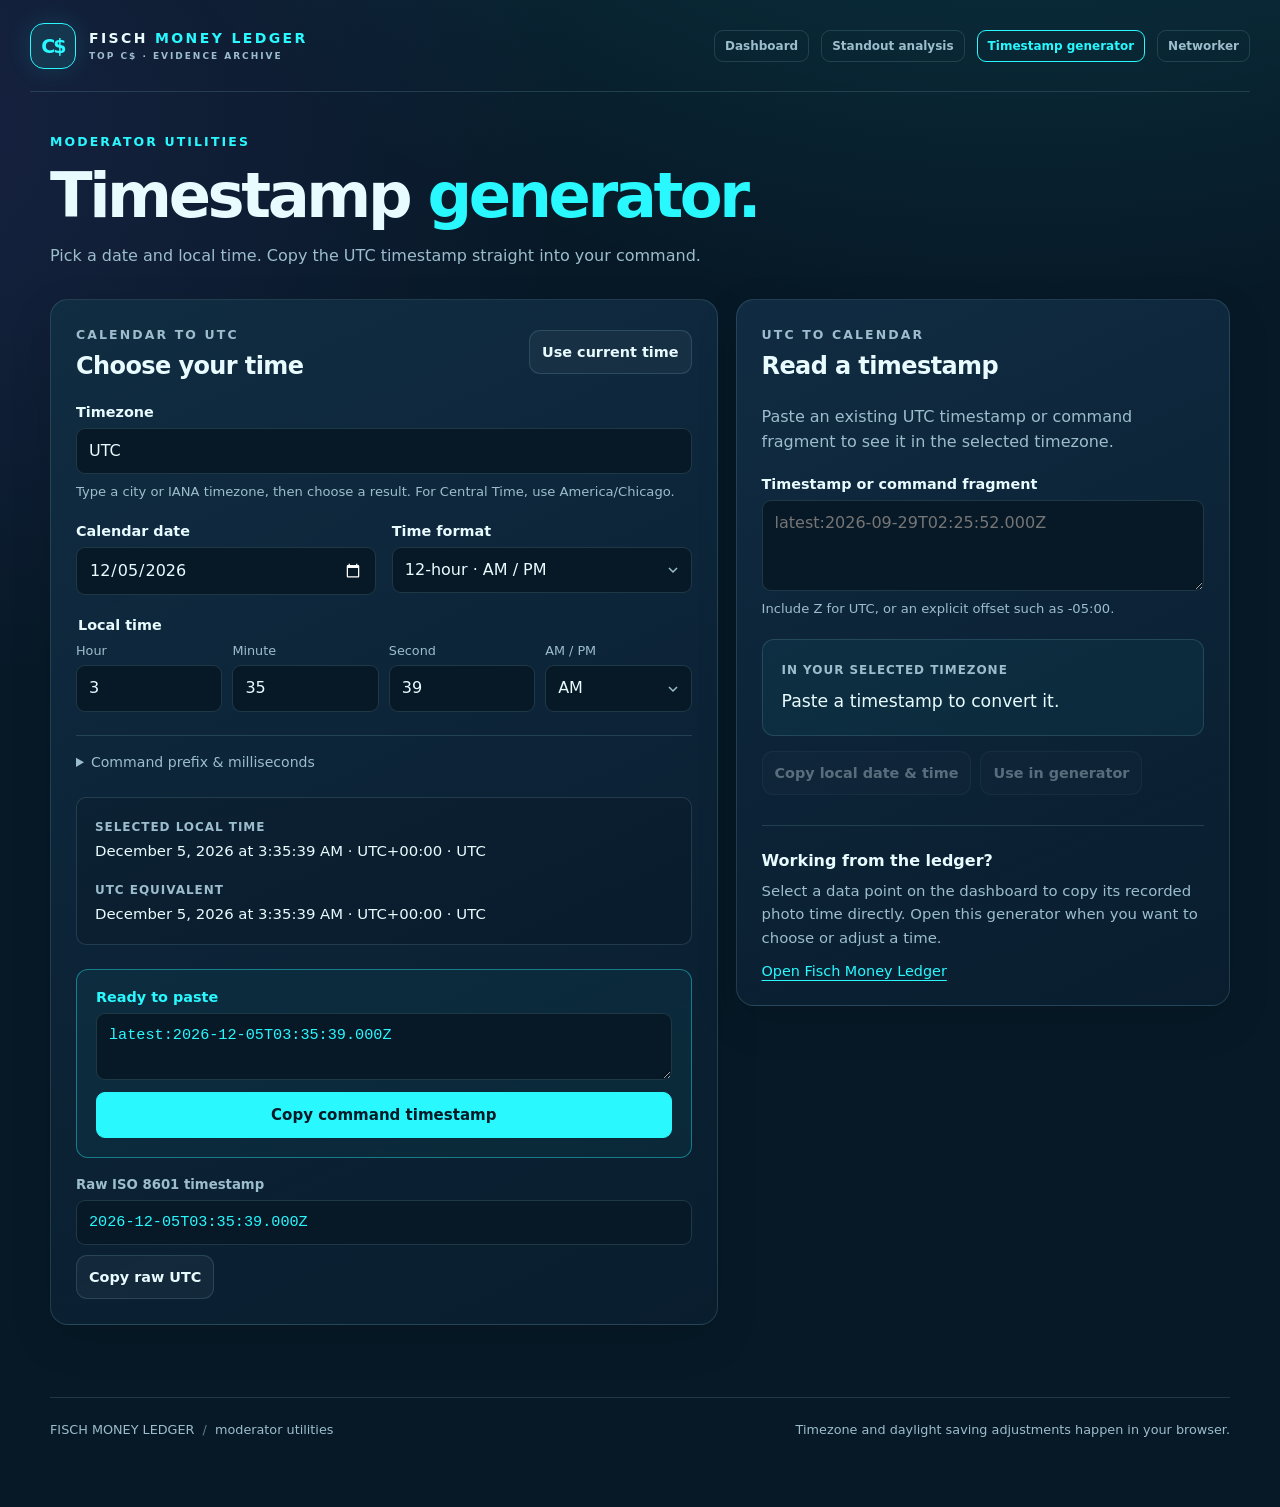
<file: site/timestamp.html>
<!doctype html>
<html lang="en">
<head>
  <meta charset="utf-8">
  <meta name="viewport" content="width=device-width, initial-scale=1">
  <meta name="description" content="Choose a calendar date and local time to generate a copyable UTC command timestamp for Fisch moderation.">
  <title>Timestamp Generator · Fisch Money Ledger</title>
  <link rel="stylesheet" href="styles.css?v=b796ed7e2670">
  <link rel="stylesheet" href="standouts.css?v=a5e0cf38dd14">
  <link rel="stylesheet" href="timestamp.css?v=c53c5a73ecb6">
  <script defer src="time-utils.js?v=b2a56747d852"></script>
  <script defer src="timestamp.js?v=2f80c659822a"></script>
</head>
<body class="timestamp-page">
  <header class="site-head">
    <a class="brand" href="./"><span class="mark">C$</span><span>FISCH <b>MONEY LEDGER</b><small>TOP C$ · EVIDENCE ARCHIVE</small></span></a>
    <nav class="site-nav" aria-label="Site pages">
      <a href="./">Dashboard</a><a href="standouts.html">Standout analysis</a><a href="timestamp.html" aria-current="page">Timestamp generator</a>
    <a href="networker.html">Networker</a></nav>
  </header>
  <main class="ts-main">
    <section class="ts-intro">
      <p class="eyebrow">MODERATOR UTILITIES</p>
      <h1>Timestamp <em>generator.</em></h1>
      <p>Pick a date and local time. Copy the UTC timestamp straight into your command.</p>
    </section>
    <p id="import-note" class="ts-notice" hidden></p>
    <noscript><p class="ts-notice">Enable JavaScript to convert dates and copy timestamps.</p></noscript>
    <div class="ts-grid">
      <section class="ts-card" aria-labelledby="generator-title">
        <div class="ts-card-heading"><div><p class="eyebrow">CALENDAR TO UTC</p><h2 id="generator-title">Choose your time</h2></div><button class="quiet-btn" id="now" type="button">Use current time</button></div>
        <label for="zone">Timezone</label>
        <input id="zone" type="search" list="timezone-options" autocomplete="off" spellcheck="false" aria-describedby="zone-help">
        <datalist id="timezone-options"></datalist>
        <p id="zone-help" class="ts-help">Type a city or IANA timezone, then choose a result. For Central Time, use America/Chicago.</p>
        <div class="ts-date-row">
          <div><label for="date">Calendar date</label><input id="date" type="date" min="0001-01-01" max="9999-12-31" required></div>
          <div><label for="time-format">Time format</label><select id="time-format"><option value="12">12-hour · AM / PM</option><option value="24">24-hour</option></select></div>
        </div>
        <fieldset class="ts-clock"><legend>Local time</legend>
          <label for="hour">Hour<input id="hour" type="number" min="1" max="12" step="1" inputmode="numeric" required></label>
          <label for="minute">Minute<input id="minute" type="number" min="0" max="59" step="1" inputmode="numeric" required></label>
          <label for="second">Second<input id="second" type="number" min="0" max="59" step="1" inputmode="numeric" required></label>
          <label for="period" id="period-field">AM / PM<select id="period"><option value="AM">AM</option><option value="PM">PM</option></select></label>
        </fieldset>
        <details class="ts-advanced" id="advanced"><summary>Command prefix &amp; milliseconds</summary><div class="ts-date-row">
          <div><label for="prefix">Command prefix</label><input id="prefix" value="latest:" maxlength="80" autocomplete="off" spellcheck="false" aria-describedby="prefix-help"><p id="prefix-help" class="ts-help">Use the prefix required by your command. Leave blank for only the timestamp.</p></div>
          <div><label for="millisecond">Milliseconds</label><input id="millisecond" type="number" min="0" max="999" step="1" value="0" inputmode="numeric"></div>
        </div></details>
        <div id="ambiguity" class="ts-notice" hidden><label for="occurrence">Which occurrence?</label><select id="occurrence"><option value="">Choose first or second occurrence</option></select></div>
        <p id="status" class="ts-validation" role="status" aria-live="polite"></p>
        <div class="ts-previews"><div><span>SELECTED LOCAL TIME</span><p id="local-preview">—</p></div><div><span>UTC EQUIVALENT</span><p id="utc-preview">—</p></div></div>
        <div class="ts-command"><label for="command">Ready to paste</label><textarea id="command" readonly rows="2" spellcheck="false" aria-label="Command-ready UTC timestamp" placeholder="Choose a valid date and time"></textarea><button id="copy-command" class="ts-primary" type="button" data-copy="command" disabled>Copy command timestamp</button></div>
        <div class="ts-raw"><label for="raw">Raw ISO 8601 timestamp</label><input id="raw" readonly spellcheck="false" placeholder="YYYY-MM-DDTHH:mm:ss.sssZ"><button class="quiet-btn" type="button" data-copy="raw" disabled>Copy raw UTC</button></div>
      </section>
      <section class="ts-card ts-decode" aria-labelledby="decode-title">
        <div class="ts-card-heading"><div><p class="eyebrow">UTC TO CALENDAR</p><h2 id="decode-title">Read a timestamp</h2></div></div>
        <p>Paste an existing UTC timestamp or command fragment to see it in the selected timezone.</p>
        <label for="reverse">Timestamp or command fragment</label>
        <textarea id="reverse" rows="3" placeholder="latest:2026-09-29T02:25:52.000Z" autocomplete="off" spellcheck="false" aria-describedby="reverse-help reverse-status"></textarea>
        <p id="reverse-help" class="ts-help">Include Z for UTC, or an explicit offset such as -05:00.</p>
        <p id="reverse-status" class="ts-validation" role="status" aria-live="polite"></p>
        <div class="ts-decoded"><span>IN YOUR SELECTED TIMEZONE</span><p id="decoded">Paste a timestamp to convert it.</p></div>
        <div class="ts-decode-actions"><button class="quiet-btn" type="button" data-copy="decoded" disabled>Copy local date &amp; time</button><button class="quiet-btn" type="button" id="use-decoded" disabled>Use in generator</button></div>
        <div class="ts-explanation"><h3>Working from the ledger?</h3><p>Select a data point on the dashboard to copy its recorded photo time directly. Open this generator when you want to choose or adjust a time.</p><a href="./">Open Fisch Money Ledger</a></div>
      </section>
    </div>
    <p id="copy-status" class="ts-copy-status" role="status" aria-live="polite"></p>
    <footer><span>FISCH MONEY LEDGER <span class="slash">/</span> moderator utilities</span><span>Timezone and daylight saving adjustments happen in your browser.</span></footer>
  </main>
</body>
</html>
</file>
<file: site/styles.css>
:root{color-scheme:dark;--bg:#071927;--panel:#0e263b;--panel2:#102d44;--text:#e8fbff;--muted:#9cbdcc;--cyan:#29f8ff;--gold:#ffd166;--green:#61e5b3;--red:#ff8495;--border:rgba(154,219,231,.16);font-family:Inter,ui-sans-serif,system-ui,-apple-system,"Segoe UI",sans-serif}*{box-sizing:border-box}html{scroll-behavior:smooth}body{margin:0;background:radial-gradient(ellipse 75vw 48vw at 80% -20%,rgba(41,248,255,.14),transparent),radial-gradient(ellipse 60vw 45vw at -15% 8%,rgba(129,94,241,.15),transparent),#071927;color:var(--text)}button,input,select{font:inherit}button{cursor:pointer}a{color:inherit}main,.site-head{width:min(1550px,calc(100% - 60px));margin:auto}.site-head{height:92px;display:flex;justify-content:space-between;align-items:center;border-bottom:1px solid var(--border)}.brand{display:flex;align-items:center;gap:13px;text-decoration:none;font-size:14px;font-weight:900;letter-spacing:.17em}.brand b{color:var(--cyan)}.brand small{display:block;font-size:9px;letter-spacing:.22em;color:var(--muted);margin-top:5px}.mark{display:grid;place-items:center;width:46px;height:46px;border:1px solid var(--cyan);border-radius:14px;background:rgba(41,248,255,.1);box-shadow:0 0 26px rgba(41,248,255,.13);color:var(--cyan);font-size:19px;letter-spacing:-.09em}.live-pill,.count-pill{font-size:10px;letter-spacing:.13em;font-weight:900;border:1px solid var(--border);padding:10px 12px;border-radius:999px;color:var(--muted)}.live-pill i{display:inline-block;width:7px;height:7px;border-radius:50%;background:var(--green);margin-right:6px;box-shadow:0 0 12px var(--green)}.intro{min-height:300px;padding:55px 0 35px;display:flex;align-items:center;justify-content:space-between;gap:30px}.intro h1{font-size:clamp(45px,6vw,88px);line-height:.95;letter-spacing:-.07em;margin:15px 0 20px}.intro h1 em{font-style:normal;color:var(--cyan)}.eyebrow,.mini-label{margin:0;color:var(--cyan);font-size:10px;letter-spacing:.17em;font-weight:900}.slash{color:var(--muted);opacity:.6;padding:0 4px}.lede{max-width:700px;color:#bed7e2;line-height:1.7;margin:0}.intro-badge{min-width:250px;border:1px solid var(--border);border-radius:19px;background:linear-gradient(140deg,rgba(41,248,255,.12),rgba(20,33,67,.5));padding:24px}.intro-badge span,.intro-badge small{color:var(--muted);font-size:11px;letter-spacing:.13em}.intro-badge strong{display:block;font-size:38px;letter-spacing:-.06em;margin:10px 0}.intro-badge .glow{color:var(--cyan);font-size:30px}.intro-badge small{letter-spacing:normal}.control-bar,.summary-cards article,.chart-card,.profile-card,.movement-card,.evidence-section{border:1px solid var(--border);background:linear-gradient(160deg,rgba(17,45,67,.96),rgba(9,29,46,.95));border-radius:18px;box-shadow:0 15px 44px rgba(0,0,0,.12)}.control-bar{display:flex;align-items:center;gap:25px;padding:14px 18px}.step-controls{display:flex;align-items:center;gap:13px;min-width:292px}.step-controls div{min-width:184px}.step-controls strong{display:block;font-size:15px;margin-top:5px}.step-controls small{color:var(--muted);font-size:11px}.step-controls button,.quiet-btn,.movement-tabs button{border:1px solid var(--border);color:var(--text);background:rgba(255,255,255,.04);border-radius:11px;padding:10px 12px}.step-controls button:hover,.quiet-btn:hover,.movement-tabs button:hover,.movement-tabs button.active{border-color:var(--cyan);color:var(--cyan);background:rgba(41,248,255,.1)}button:disabled{opacity:.35;cursor:not-allowed}.control-fill{flex:1;min-width:135px}.control-fill input{width:100%;accent-color:var(--cyan);cursor:pointer}.range-labels{display:flex;justify-content:space-between;font-size:10px;color:var(--muted)}.search-box{display:flex;align-items:center;gap:8px;background:#071c2a;border:1px solid var(--border);border-radius:12px;padding:8px 12px;min-width:210px}.search-box span{font-size:23px;color:var(--cyan);line-height:1}.search-box input{outline:0;border:0;background:transparent;color:var(--text);width:100%;font-size:12px}.search-box:focus-within{border-color:var(--cyan)}.notice{margin:16px 0;border:1px solid rgba(255,209,102,.4);background:rgba(255,209,102,.08);padding:13px 16px;border-radius:12px;color:#ffeab2;font-size:12px}.summary-cards{display:grid;grid-template-columns:repeat(4,minmax(0,1fr));gap:13px;margin:15px 0}.summary-cards article{padding:17px 18px;min-height:108px}.summary-cards span,.summary-cards small{display:block;color:var(--muted);font-size:10px;letter-spacing:.1em}.summary-cards strong{display:block;margin:10px 0 3px;font-size:23px;letter-spacing:-.035em;white-space:nowrap;overflow:hidden;text-overflow:ellipsis}.summary-cards small{letter-spacing:0;line-height:1.35}.workspace{display:grid;grid-template-columns:minmax(0,1.53fr) minmax(365px,.8fr);gap:14px;align-items:start}.main-column{min-width:0;display:grid;gap:14px}.chart-card,.profile-card,.movement-card,.evidence-section{padding:21px}.card-title{display:flex;align-items:flex-start;justify-content:space-between;gap:16px}.card-title h2{margin:8px 0 5px;font-size:22px;letter-spacing:-.025em}.card-title p:not(.eyebrow){margin:0;color:var(--muted);font-size:12px;line-height:1.5}.chart-actions select{background:#071927;color:var(--text);border:1px solid var(--border);border-radius:9px;padding:7px}.chart-actions label{display:grid;gap:5px;font-size:9px;color:var(--muted);letter-spacing:.12em}.chart-card #chart{height:495px;width:100%;margin-top:12px}.chart-foot{border-top:1px solid var(--border);display:flex;justify-content:space-between;gap:10px;color:var(--muted);font-size:10px;padding-top:14px}.legend-dot{display:inline-block;width:8px;height:8px;background:var(--cyan);border-radius:50%;margin-right:5px}.movement-card{min-height:680px}.movement-tabs{display:flex;gap:6px;margin:17px 0}.movement-tabs button{font-size:11px;padding:8px 12px}.movement-list{height:574px;overflow:auto;padding-right:4px;scrollbar-color:#416982 transparent}.movement-item{width:100%;text-align:left;display:block;color:var(--text);border:1px solid var(--border);background:rgba(255,255,255,.025);border-radius:12px;padding:12px;margin-bottom:8px}.movement-item:hover,.movement-item.selected{border-color:rgba(41,248,255,.6);background:rgba(41,248,255,.07)}.movement-item .top{display:flex;justify-content:space-between;align-items:center;gap:8px}.movement-item .top strong{overflow:hidden;text-overflow:ellipsis;white-space:nowrap;font-size:12px}.movement-item .top span{font-size:12px;font-weight:900;color:var(--cyan)}.movement-item .top img{width:26px;height:26px;object-fit:cover;border-radius:50%;border:1px solid var(--border);margin-right:5px;vertical-align:middle}.movement-item p{margin:8px 0 0;font-size:11px;line-height:1.5;color:#bfd7e1}.movement-item .positive{color:var(--green)}.movement-item .negative{color:var(--red)}.movement-item .flag{color:var(--gold)}.movement-item .muted{color:var(--muted)}.movement-item .gaps{border-top:1px solid var(--border);padding-top:7px;margin-top:8px}.movement-item .badges{display:flex;gap:6px;margin-top:8px}.badge{padding:3px 7px;border-radius:5px;background:rgba(41,248,255,.1);color:var(--cyan);font-size:9px;font-weight:800}.badge.gold{background:rgba(255,209,102,.12);color:var(--gold)}.profile-empty{margin-top:18px;padding:18px;border:1px dashed var(--border);border-radius:12px;color:var(--muted);font-size:12px}.profile-head{display:flex;align-items:center;gap:12px;flex-wrap:wrap;margin:16px 0}.profile-head img,.avatar-fallback{width:54px;height:54px;border-radius:14px;border:1px solid var(--border);object-fit:cover;background:#142f44}.avatar-fallback{display:grid;place-items:center;color:var(--cyan);font-weight:900}.profile-head a{font-size:11px;color:var(--cyan);text-decoration:none}.profile-head a:hover{text-decoration:underline}.profile-head small{display:block;color:var(--muted);font-size:10px;margin-top:4px}.profile-stats{display:grid;grid-template-columns:repeat(4,1fr);gap:8px;margin:16px 0}.profile-stats div{border:1px solid var(--border);border-radius:10px;padding:10px;background:rgba(0,0,0,.14)}.profile-stats span,.profile-stats small{display:block;color:var(--muted);font-size:10px}.profile-stats b{display:block;margin:6px 0;color:var(--text);font-size:14px}.profile-history{max-height:240px;overflow:auto;border-top:1px solid var(--border);margin-top:10px}.profile-history a{display:grid;grid-template-columns:1fr auto auto;gap:9px;padding:8px 3px;border-bottom:1px solid var(--border);text-decoration:none;font-size:11px;color:var(--muted)}.profile-history a:hover{color:var(--cyan)}.profile-history strong{color:var(--text)}.evidence-section{margin-top:16px}.evidence-grid{display:grid;grid-template-columns:repeat(auto-fit,minmax(220px,1fr));gap:11px;margin-top:18px}.proof{border:1px solid var(--border);background:rgba(0,0,0,.16);padding:8px;border-radius:12px;text-align:left;color:var(--text);min-width:0}.proof:hover,.proof.spotlit{border-color:var(--cyan)}.proof img{display:block;width:100%;height:170px;object-fit:contain;background:#091725;border-radius:7px}.proof span{display:block;margin:8px 3px 2px;font-size:11px}.proof small{display:block;color:var(--muted);margin:0 3px 3px;font-size:10px}footer{display:flex;justify-content:space-between;gap:20px;border-top:1px solid var(--border);margin:28px 0;padding:22px 0 40px;font-size:10px;color:var(--muted);line-height:1.5}#lightbox{max-width:min(96vw,1200px);max-height:96vh;background:#0b2134;border:1px solid var(--cyan);border-radius:15px;color:var(--text);padding:14px}#lightbox::backdrop{background:rgba(0,7,15,.9)}#lightbox img{display:block;max-width:100%;max-height:76vh;object-fit:contain;margin:auto}#lightbox form{text-align:right}#lightbox button{border:1px solid var(--border);border-radius:8px;background:#153b51;color:var(--text);padding:8px}#lightbox p{font-size:12px;color:var(--muted)}@media(max-width:1050px){.workspace{grid-template-columns:1fr}.movement-card{min-height:0}.movement-list{height:auto;max-height:540px}.control-bar{flex-wrap:wrap}.control-fill{order:3;flex-basis:100%}}@media(max-width:700px){main,.site-head{width:calc(100% - 26px)}.site-head{height:75px}.intro{padding:36px 0;min-height:0}.intro-badge{display:none}.summary-cards{grid-template-columns:repeat(2,minmax(0,1fr))}.control-bar{gap:14px}.step-controls{width:100%;justify-content:space-between}.search-box{flex:1;min-width:0}.chart-card,.profile-card,.movement-card,.evidence-section{padding:15px}.chart-card #chart{height:400px}.profile-stats{grid-template-columns:repeat(2,1fr)}.evidence-grid{grid-template-columns:repeat(2,minmax(0,1fr))}.proof img{height:115px}.live-pill{font-size:0}.live-pill i{margin:0}footer{display:block}footer span{display:block;margin-bottom:9px}}
</file>
<file: site/standouts.css>
.site-nav{display:flex;flex-wrap:wrap;gap:12px;align-items:center;font-size:12px;font-weight:700}
.site-nav a{padding:8px 10px;border:1px solid var(--border);border-radius:9px;color:var(--muted);text-decoration:none;white-space:nowrap}
.site-nav a:hover,.site-nav a:focus-visible,.site-nav a[aria-current="page"]{color:var(--cyan);border-color:var(--cyan)}
.standout-hero{padding:42px 0 18px}
.standout-hero h1{font-size:clamp(38px,5vw,68px);margin:10px 0;letter-spacing:-.055em}
.standout-hero em{font-style:normal;color:var(--cyan)}
.standout-hero p:not(.eyebrow),.standout-caveat{max-width:780px;color:var(--muted);line-height:1.6;font-size:13px}
.standout-hero a{display:inline-block;margin-top:10px;color:var(--cyan);font-size:12px;text-underline-offset:3px}
.standout-main>.severity-legend{margin:0}
.standout-caveat{max-width:none;margin:12px 0 20px}
.timezone-note{margin:12px 0;color:var(--muted);font-size:12px;line-height:1.5}
.standout-layout{display:grid;grid-template-columns:minmax(0,2fr) minmax(280px,1fr);gap:18px;align-items:start}
.standout-layout .highlights-section{margin:0}
.standout-controls{display:flex;gap:12px;flex-wrap:wrap;margin:18px 0}
.standout-controls label{display:grid;gap:6px;flex:1 1 175px;color:var(--muted);font-size:11px;font-weight:800}
.standout-controls input,.standout-controls select,.overview-range input,.overview-range button{min-width:0;width:100%;min-height:36px;border:1px solid var(--border);border-radius:9px;background:var(--panel2);color:var(--text);padding:6px 9px;font:inherit}
.standout-overview{position:sticky;top:20px;min-width:0;padding:21px;border:1px solid var(--border);border-radius:16px;background:var(--panel)}
.standout-overview h2{margin:8px 0 16px;font-size:23px}
.standout-overview p{font-size:12px;line-height:1.55;color:var(--muted);overflow-wrap:anywhere}
.overview-person{display:flex;align-items:center;gap:10px;font-weight:800;margin:8px 0 16px;overflow-wrap:anywhere}
.overview-person img{width:38px;height:38px;object-fit:cover;border-radius:50%}
.overview-metrics{display:grid;grid-template-columns:repeat(2,minmax(0,1fr));gap:8px;margin:14px 0}
.overview-metrics div{border:1px solid var(--border);border-radius:9px;padding:9px;min-width:0}
.overview-metrics span{display:block;font-size:10px;color:var(--muted)}
.overview-metrics b{display:block;font-size:14px;margin-top:5px;overflow-wrap:anywhere}
.overview-metrics .overview-exact{display:block;margin-top:3px;color:var(--muted);font-size:10px;font-weight:400}
.overview-settlement-averages{margin:12px 0 16px;padding:12px;border:1px solid rgba(97,229,179,.4);border-radius:10px;background:rgba(97,229,179,.06)}
.overview-settlement-averages h4{margin:0;color:var(--green);font-size:13px}
.overview-settlement-averages .overview-metrics{margin-bottom:0}
.standout-overview a{color:var(--cyan);text-decoration:underline;text-underline-offset:3px;font-size:12px}
.overview-links{display:flex;flex-wrap:wrap;gap:8px 13px;margin:12px 0}
.overview-range{border-top:1px solid var(--border);margin-top:17px;padding-top:14px}
.overview-range h3{font-size:15px;margin:0 0 10px}
.overview-range-fields{display:grid;grid-template-columns:repeat(2,minmax(0,1fr));gap:8px}
.overview-range-fields label{font-size:11px;color:var(--muted)}
.overview-range-fields input{margin-top:4px;color-scheme:dark}
.overview-range-actions{display:flex;gap:8px;margin-top:9px}
.overview-range-actions button{cursor:pointer}
.overview-range-actions button:hover,.overview-range-actions button:focus-visible{border-color:var(--cyan)}
.overview-emphasis{font-weight:800;color:var(--text)}
.standout-overview .settlement-context{padding:10px;border-left:3px solid #61e5b3;background:rgba(97,229,179,.08)}
.settlement-context strong{color:#61e5b3}
.standout-teaser{display:flex;justify-content:space-between;align-items:center;gap:16px;margin:20px 0;padding:16px 21px;border:1px solid var(--border);border-radius:14px;background:var(--panel)}
.standout-teaser h2{font-size:19px;margin:5px 0}
.standout-teaser p:not(.eyebrow){color:var(--muted);font-size:12px;margin:4px 0}
.standout-teaser-link{flex:0 0 auto;color:var(--cyan);border:1px solid var(--cyan);border-radius:9px;text-decoration:none;padding:10px;font-size:12px;font-weight:800}
@media(max-width:900px){.standout-layout{grid-template-columns:1fr}.standout-overview{position:static}}
@media(max-width:650px){.site-head{height:auto;min-height:82px;gap:10px;flex-wrap:wrap;padding:12px 0}.site-nav{width:100%;justify-content:flex-end}.standout-teaser{flex-wrap:wrap}.standout-teaser-link{flex:auto}}
</file>
<file: site/timestamp.css>
.timestamp-page .site-head{height:auto;min-height:92px;gap:18px;flex-wrap:wrap;padding:16px 0}
.timestamp-page .site-nav{flex-wrap:wrap;justify-content:flex-start}
.ts-main{max-width:1180px}
.ts-main [hidden]{display:none!important}
.ts-intro{padding:42px 0 30px}
.ts-intro .eyebrow,.ts-card .eyebrow{font-size:.78rem}
.ts-intro h1{font-size:clamp(2.3rem,5vw,3.9rem);letter-spacing:-.055em;line-height:1.05;margin:14px 0}
.ts-intro h1 em{font-style:normal;color:var(--cyan)}
.ts-intro>p:last-child{color:var(--muted);font-size:1rem;line-height:1.65;margin:0}
.ts-grid{display:grid;grid-template-columns:minmax(0,1.35fr) minmax(0,1fr);gap:18px;align-items:start}
.ts-card{min-width:0;padding:25px;border:1px solid var(--border);border-radius:18px;background:linear-gradient(155deg,rgba(17,45,67,.97),rgba(9,29,46,.96));box-shadow:0 15px 44px rgba(0,0,0,.12)}
.ts-card-heading{display:flex;align-items:center;justify-content:space-between;gap:16px;margin-bottom:24px;flex-wrap:wrap}
.ts-card h2{font-size:1.5rem;letter-spacing:-.025em;margin:7px 0 0}
.ts-card label,.ts-card legend{display:block;color:var(--text);font-size:.9rem;font-weight:650;margin:0 0 8px}
.ts-card input,.ts-card select,.ts-card textarea{display:block;width:100%;min-width:0;min-height:44px;padding:11px 12px;background:var(--bg);color:var(--text);border:1px solid var(--border);border-radius:9px;font:inherit;font-size:1rem;line-height:1.4}
.ts-card textarea{resize:vertical;overflow-wrap:anywhere}
.ts-card select{appearance:none;padding-right:34px;background-image:url("data:image/svg+xml,%3Csvg xmlns='http://www.w3.org/2000/svg' width='12' height='12' viewBox='0 0 12 12'%3E%3Cpath d='m2 4 4 4 4-4' stroke='%239cbdcc' fill='none' stroke-width='1.5'/%3E%3C/svg%3E");background-repeat:no-repeat;background-position:right 12px center}
.ts-card input:focus-visible,.ts-card select:focus-visible,.ts-card textarea:focus-visible,.ts-card button:focus-visible,.ts-card summary:focus-visible,.ts-card a:focus-visible{outline:2px solid var(--cyan);outline-offset:3px}
.ts-card input[aria-invalid="true"]{border-color:var(--red)}
.ts-card .quiet-btn{min-height:44px;font-size:.9rem;font-weight:600}
.ts-card p{font-size:1rem;line-height:1.6;color:var(--muted)}
.ts-card .ts-help{margin:8px 0 0;font-size:.82rem;line-height:1.5}
.ts-date-row{display:grid;grid-template-columns:minmax(0,1fr) minmax(0,1fr);gap:16px;margin-top:21px}
.ts-clock{display:grid;grid-template-columns:repeat(4,minmax(0,1fr));gap:10px;min-width:0;border:0;padding:0;margin:22px 0 0}
.ts-clock legend{margin-bottom:10px}
.ts-clock label{font-size:.8rem;font-weight:500;color:var(--muted);margin:0}
.ts-clock input,.ts-clock select{margin-top:7px}
.ts-clock.is-24{grid-template-columns:repeat(3,minmax(0,1fr))}
.ts-advanced{border-top:1px solid var(--border);margin:23px 0 0;padding-top:16px}
.ts-advanced summary{color:var(--muted);font-size:.88rem;cursor:pointer;line-height:1.5}
.ts-advanced .ts-date-row{grid-template-columns:minmax(0,1.4fr) minmax(0,.65fr);margin-top:15px}
.ts-notice{border:1px solid rgba(255,209,102,.4);background:rgba(255,209,102,.08);border-radius:10px;padding:14px;font-size:.9rem;line-height:1.55;color:var(--gold);margin:0 0 20px}
.ts-card .ts-notice{margin:20px 0 0}
.ts-card .ts-validation{font-size:.9rem;margin:12px 0 0;min-height:0;color:var(--red)}
.ts-validation:empty{display:none}
.ts-previews{display:grid;gap:15px;margin:24px 0;padding:18px;border:1px solid var(--border);border-radius:10px;background:rgba(0,0,0,.13)}
.ts-previews span,.ts-decoded>span{font-size:.75rem;letter-spacing:.08em;color:var(--muted);font-weight:750}
.ts-previews p{font-size:.93rem;color:var(--text);margin:5px 0 0;overflow-wrap:anywhere}
.ts-command{padding:19px;border:1px solid rgba(41,248,255,.4);border-radius:12px;background:rgba(41,248,255,.045)}
.ts-command label{color:var(--cyan)}
.ts-card #command,.ts-card #raw{font-family:ui-monospace,SFMono-Regular,Consolas,monospace;font-size:.95rem;color:var(--cyan);font-variant-numeric:tabular-nums}
.ts-primary{width:100%;min-height:46px;border:1px solid var(--cyan);border-radius:9px;background:var(--cyan);color:#041b27;padding:11px 14px;font:inherit;font-size:.94rem;font-weight:800;margin-top:12px;cursor:pointer}
.ts-primary:not(:disabled):hover{background:#91fbff}
.ts-raw{margin-top:19px}
.ts-raw label{font-size:.83rem;color:var(--muted)}
.ts-raw .quiet-btn{margin-top:10px}
.ts-decode>p{margin:0 0 21px}
.ts-decoded{padding:19px;background:rgba(41,248,255,.045);border:1px solid var(--border);border-radius:12px;margin-top:20px}
.ts-decoded p{font-size:1.08rem;color:var(--text);margin:10px 0 0;overflow-wrap:anywhere}
.ts-decode-actions{display:flex;flex-wrap:wrap;gap:9px;margin-top:15px}
.ts-explanation{border-top:1px solid var(--border);padding-top:25px;margin-top:30px}
.ts-explanation h3{font-size:1rem;margin:0}
.ts-explanation p{font-size:.93rem;margin:10px 0}
.ts-explanation a{font-size:.9rem;color:var(--cyan);text-underline-offset:4px}
.ts-copy-status{min-height:24px;font-size:.9rem;color:var(--green);margin:20px 0}
.ts-main footer{font-size:.8rem}
@media(max-width:900px){.ts-grid{grid-template-columns:1fr}.ts-card{padding:22px}}
@media(max-width:440px){.ts-card{padding:17px}.ts-date-row{grid-template-columns:1fr}.ts-clock{gap:7px}.ts-card .ts-clock input,.ts-card .ts-clock select{padding:10px 8px}.ts-card .ts-clock select{padding-right:24px;background-position:right 7px center}.ts-command{padding:13px}.ts-intro{padding:28px 0 24px}.ts-advanced .ts-date-row{grid-template-columns:1fr}}
</file>
